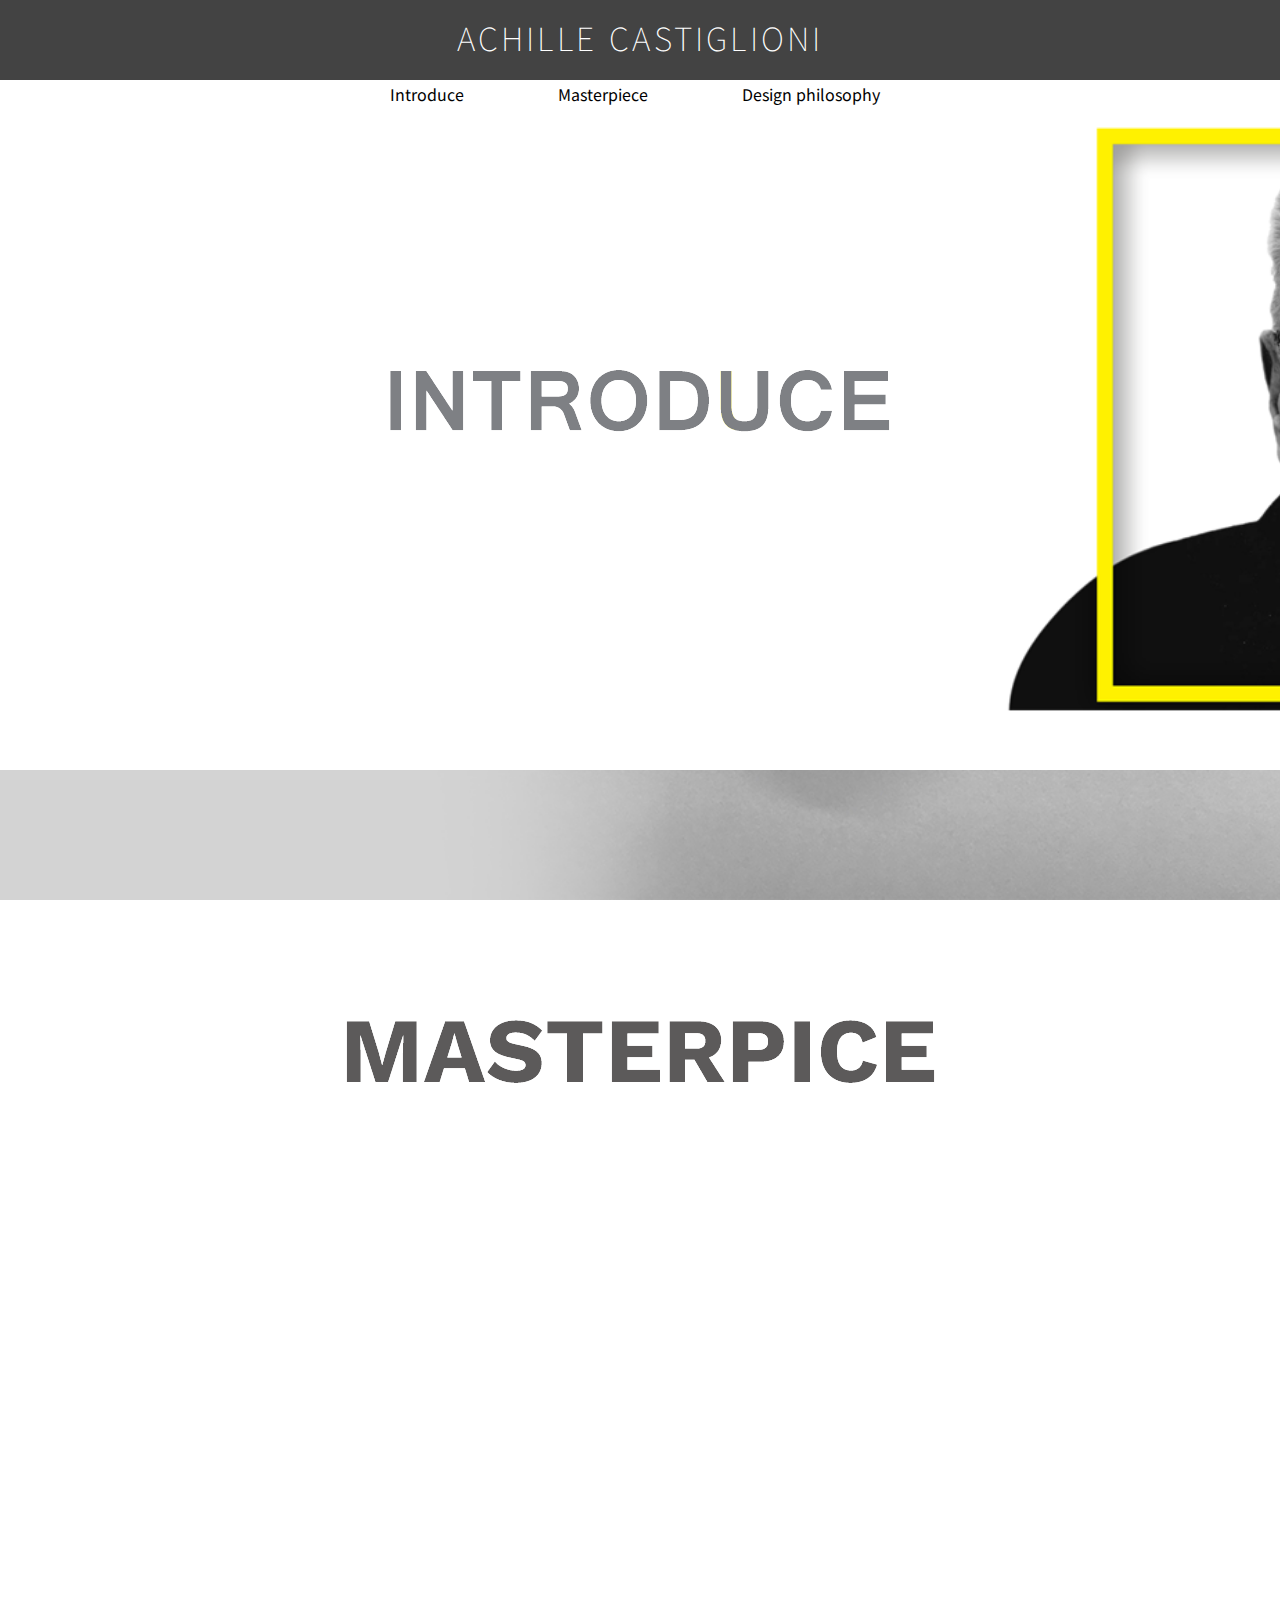
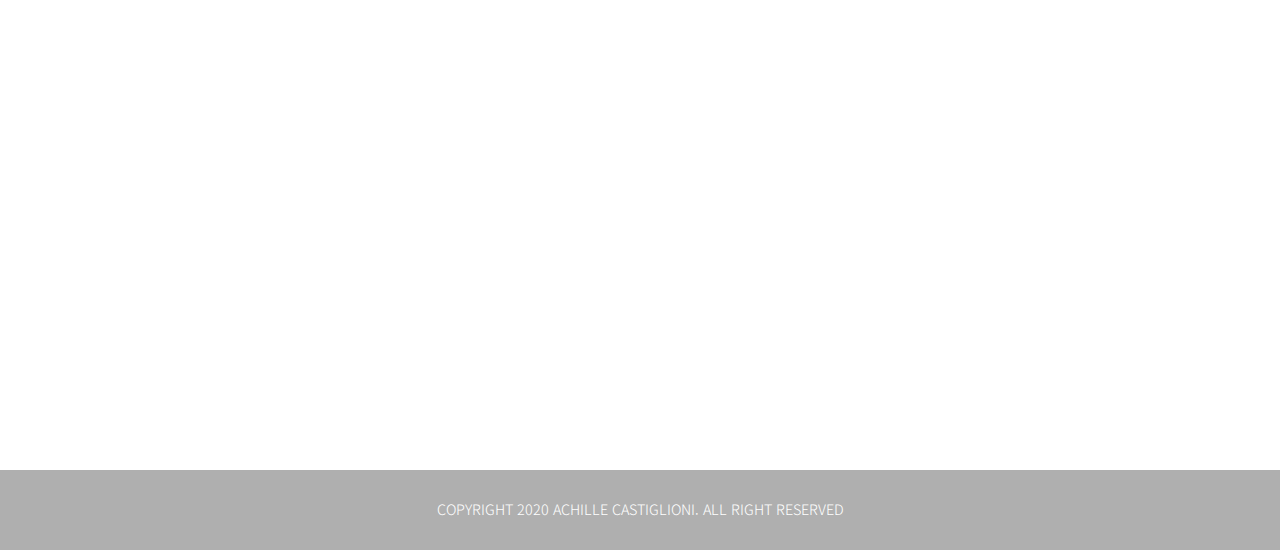
<file: index.html>
<!DOCTYPE html>
<html lang="ko" dir="ltr">
  <head>
    <meta charset="utf-8">
    <title>Achille Castiglioni</title>
    <link rel="stylesheet" href="css/master.css">
    <link href="https://fonts.googleapis.com/css2?family=Noto+Sans+KR:wght@100;300;400;500;700;900&display=swap"
    rel="stylesheet">
  </head>
  <body>
    <!---로고가 위치합니다.--->
    <header class="logo_form">
      <div class="logotext_form">
        <a href="index.html">ACHILLE CASTIGLIONI</a>
      </div>
    </header>
      <!---네비게이션이 위치합니다.--->
    <nav class="menu_form">
      <ul>
        <li class="menutext_form"><a href="p01.html">Introduce</a></li>
        <li class="menutext_form"><a href="p02.html">Masterpiece</a></li>
        <li class="menutext_form"><a href="p03.html">Design philosophy</a></li>
      </ul>
    </nav>
      <!---콘텐츠가 위치합니다.--->
    <section>
      <div id="pr" class="p1"><div class="posi"><a href="p01.html"><img src="img/bg_title_01.png"></a></div></div>
      <div id="pr" class="p2"><div class="posi"><a href="p02.html"><img src="img/bg_title_02.png"></a></div></div>
      <div id="pr" class="p3"><div class="posi"><a href="p03.html"><img src="img/bg_title_03.png"></a></div></div>
    </section>
      <!---푸터정보가 위치합니다.--->
    <footer class="footer_form">
      <div class="footertext_form">
      Copyright 2020 Achille Castiglioni. All right reserved
      </div>
    </footer>
  </body>
</html>
</file>
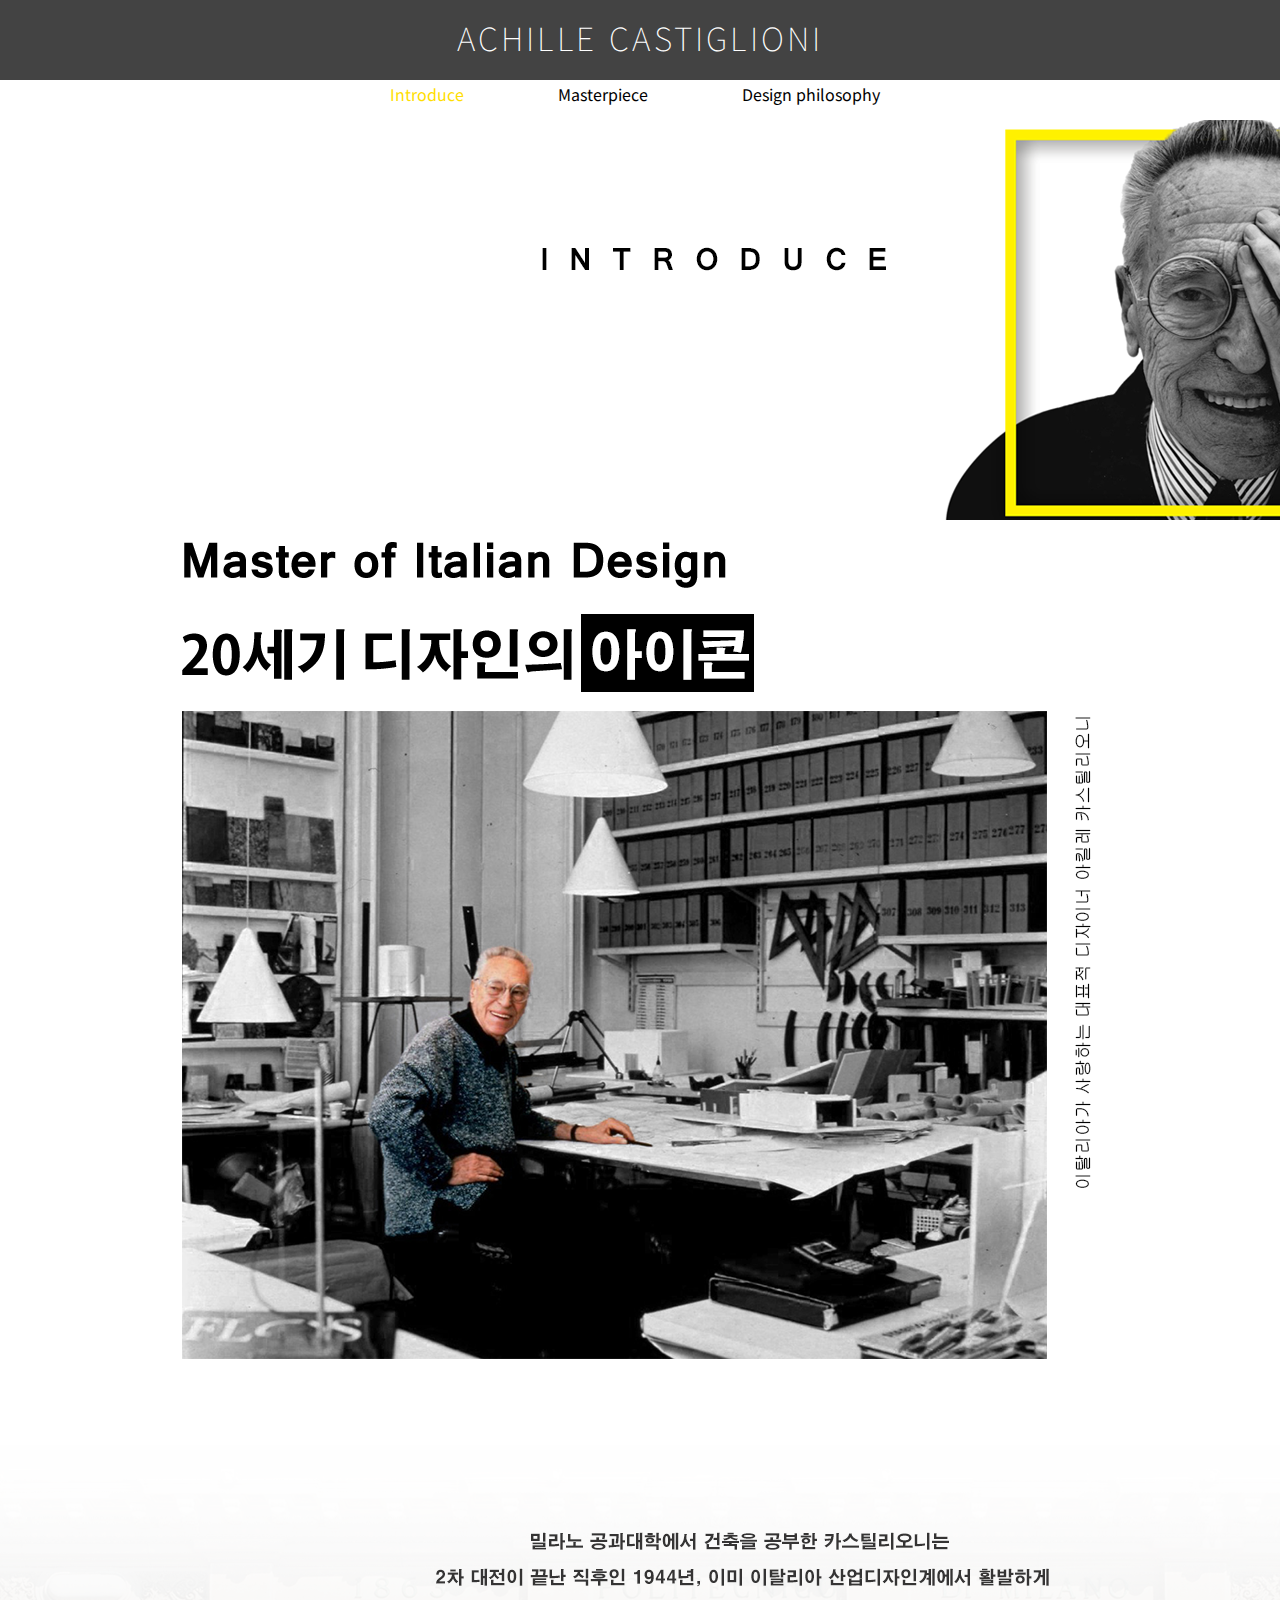
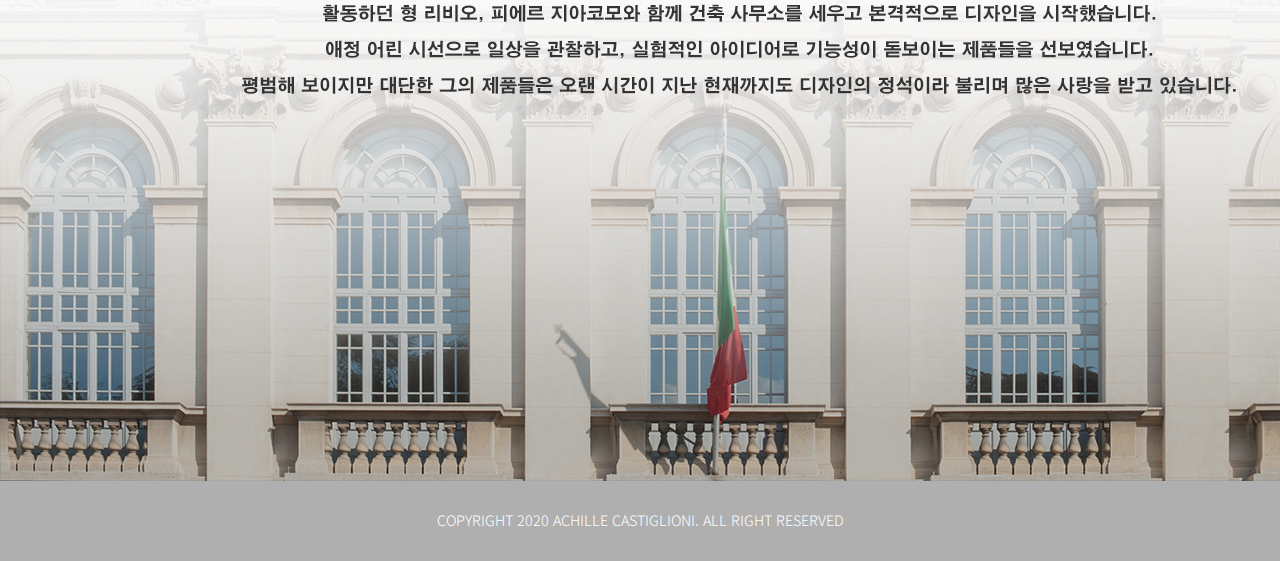
<file: p01.html>
<!DOCTYPE html>
<html lang="ko" dir="ltr">
  <head>
    <meta charset="utf-8">
    <title>Achille Castiglioni</title>
    <link rel="stylesheet" href="css/master.css">
    <link href="https://fonts.googleapis.com/css2?family=Noto+Sans+KR:wght@100;300;400;500;700;900&display=swap"
    rel="stylesheet">
  </head>
  <body>
    <!---로고가 위치합니다.--->
    <header class="logo_form">
      <div class="logotext_form">
        <a href="index.html">ACHILLE CASTIGLIONI</a>
      </div>
    </header>
      <!---네비게이션이 위치합니다.--->
    <nav class="menu_form">
      <ul>
        <li class="menutext_form"><a href="#" style="color: #ffde00">Introduce</a></li>
        <li class="menutext_form"><a href="p02.html">Masterpiece</a></li>
        <li class="menutext_form"><a href="p03.html">Design philosophy</a></li>
      </ul>
    </nav>
      <!---콘텐츠가 위치합니다.--->
    <section>
      <div class="p01_top"><img src="img/p01_top.png"></div>
      <div class="p01_body"><img src="img/p01_body.png" style="vertical-align: bottom" ></div>
    </section>
      <!---푸터정보가 위치합니다.--->
    <footer class="footer_form">
      <div class="footertext_form">
      Copyright 2020 Achille Castiglioni. All right reserved
      </div>
    </footer>
  </body>
</html>
</file>
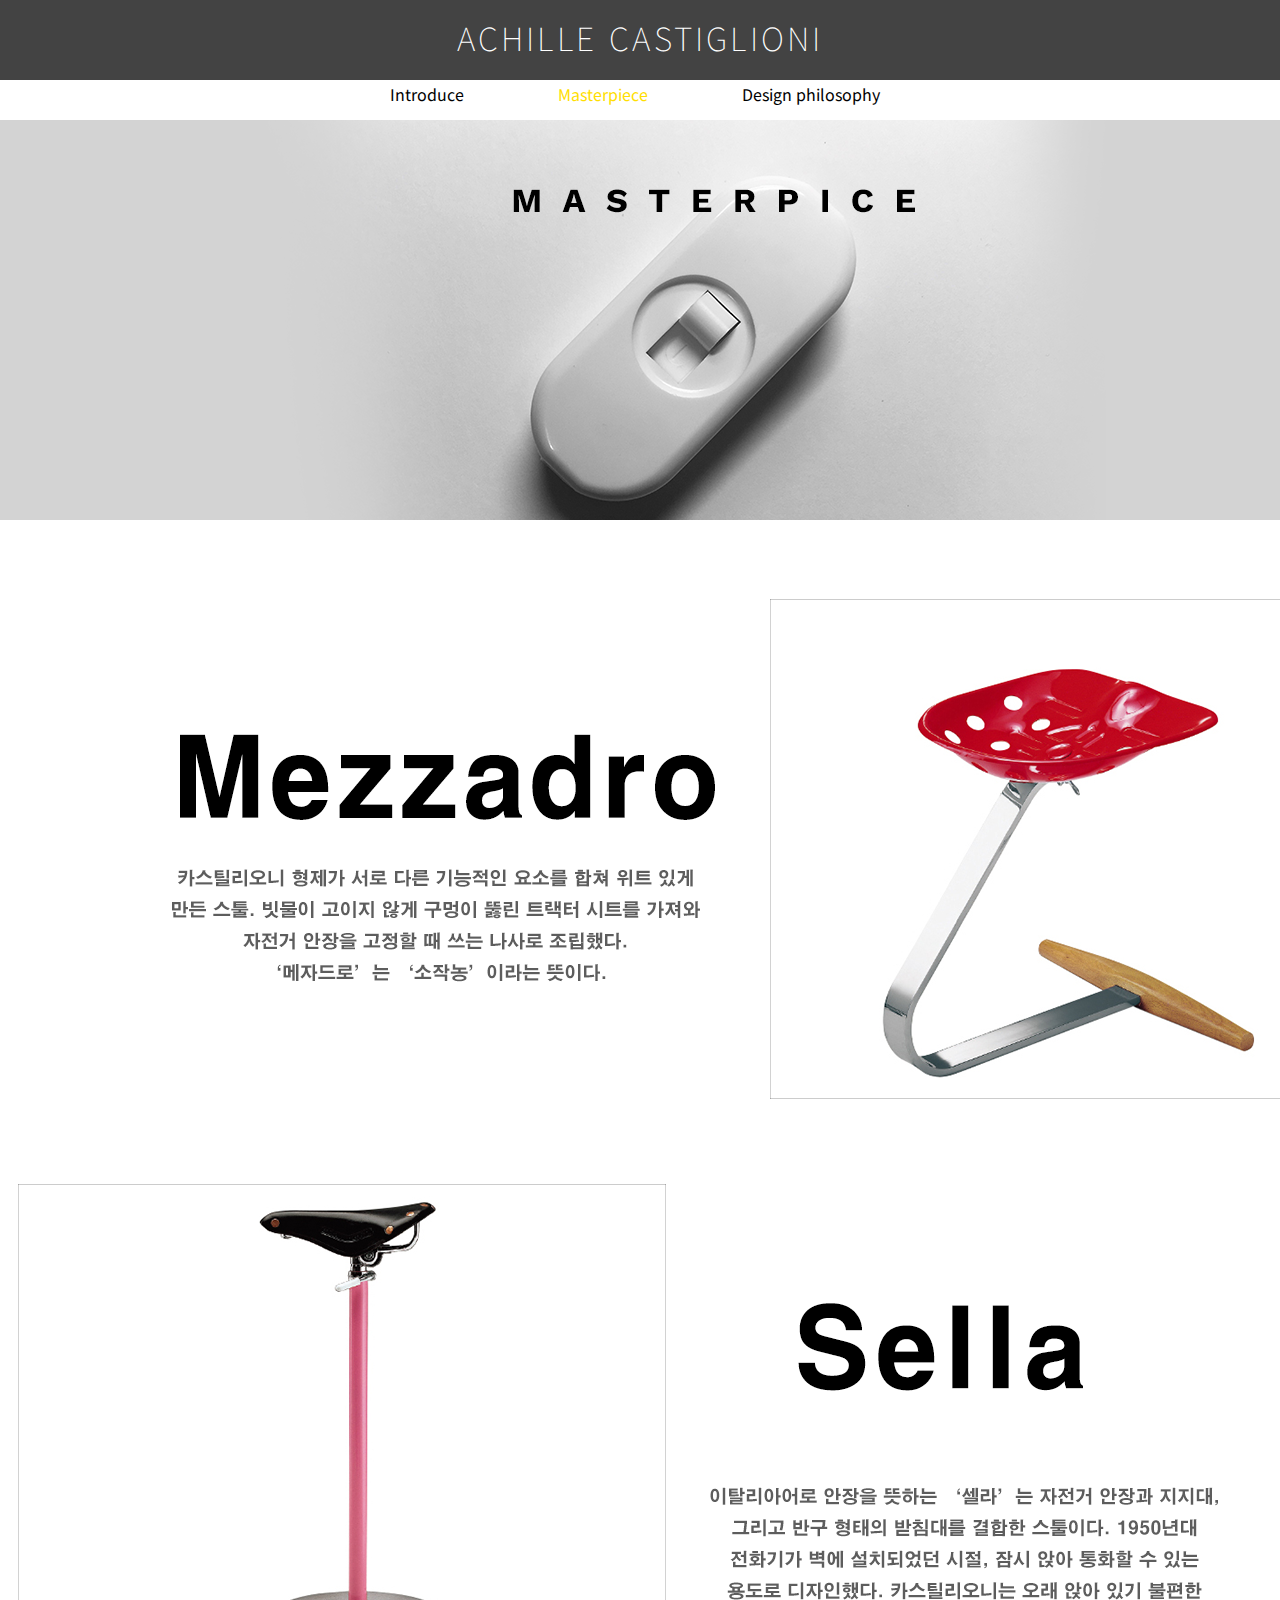
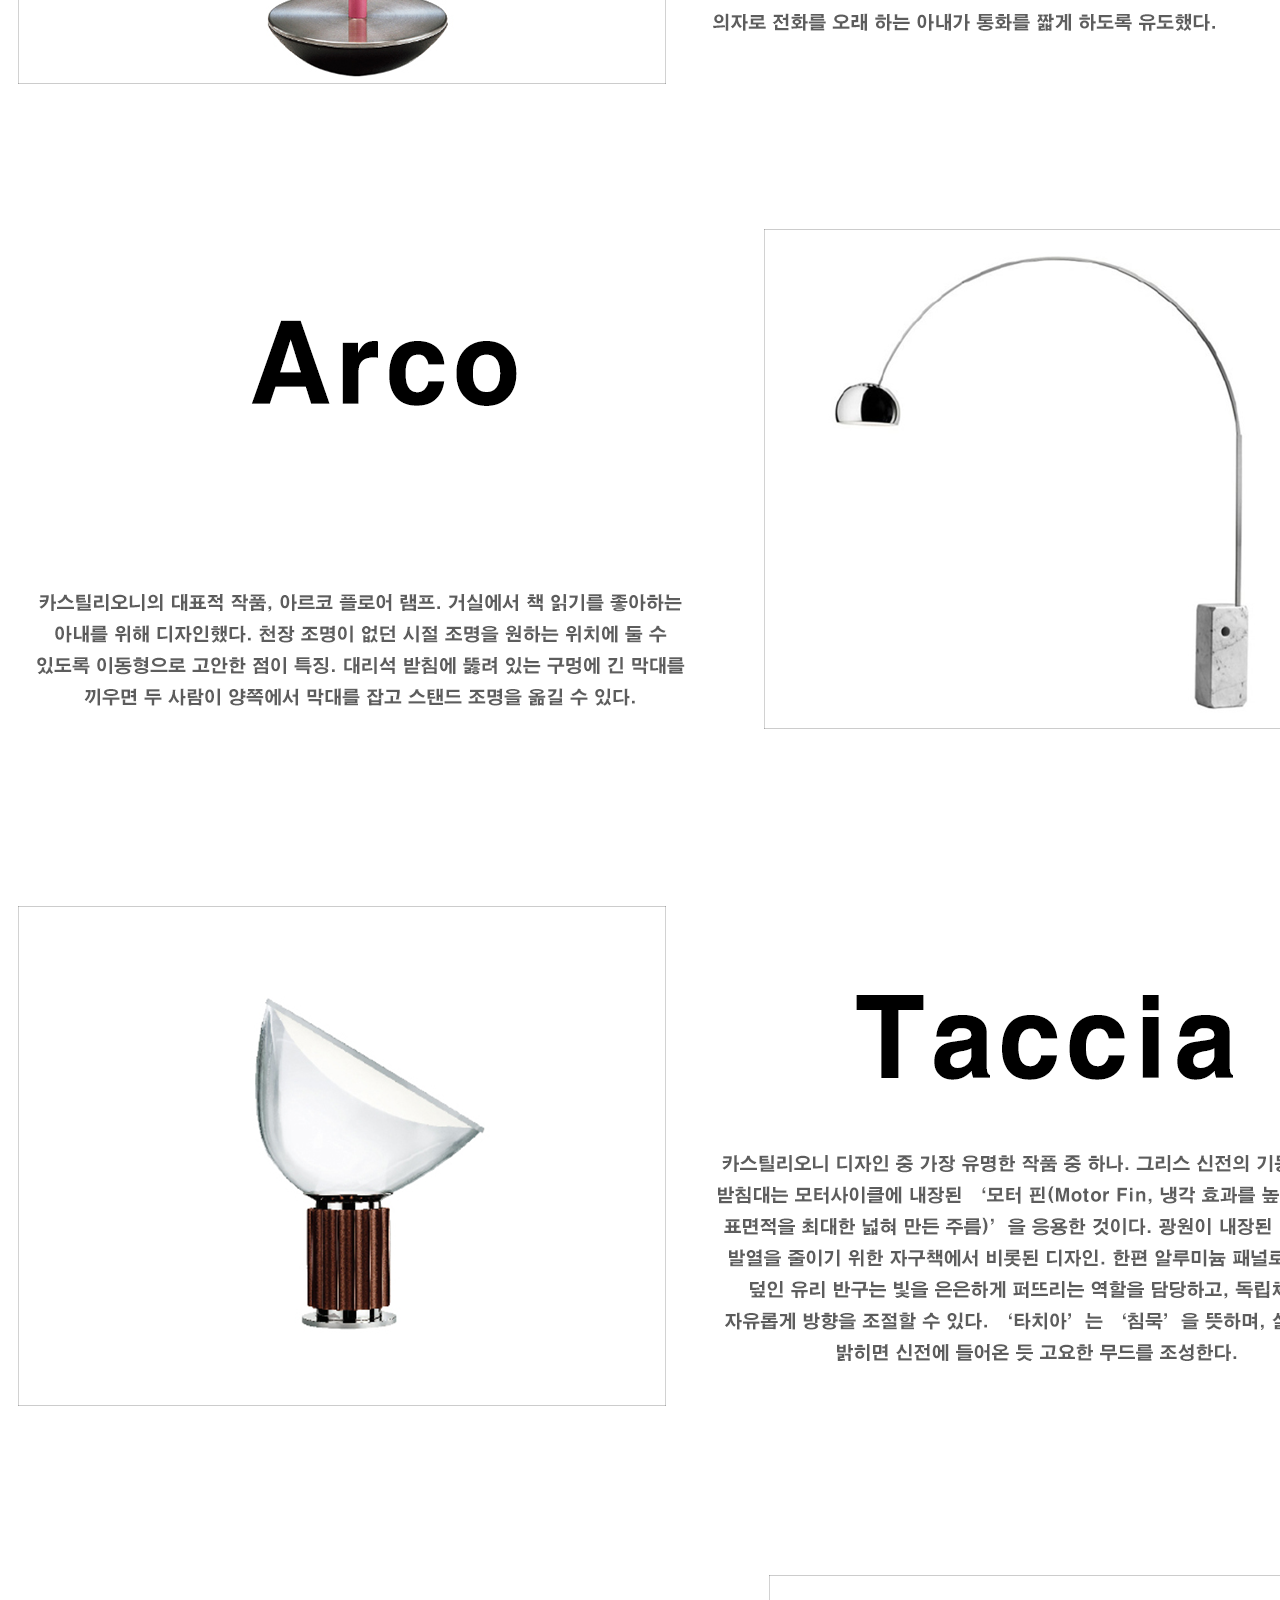
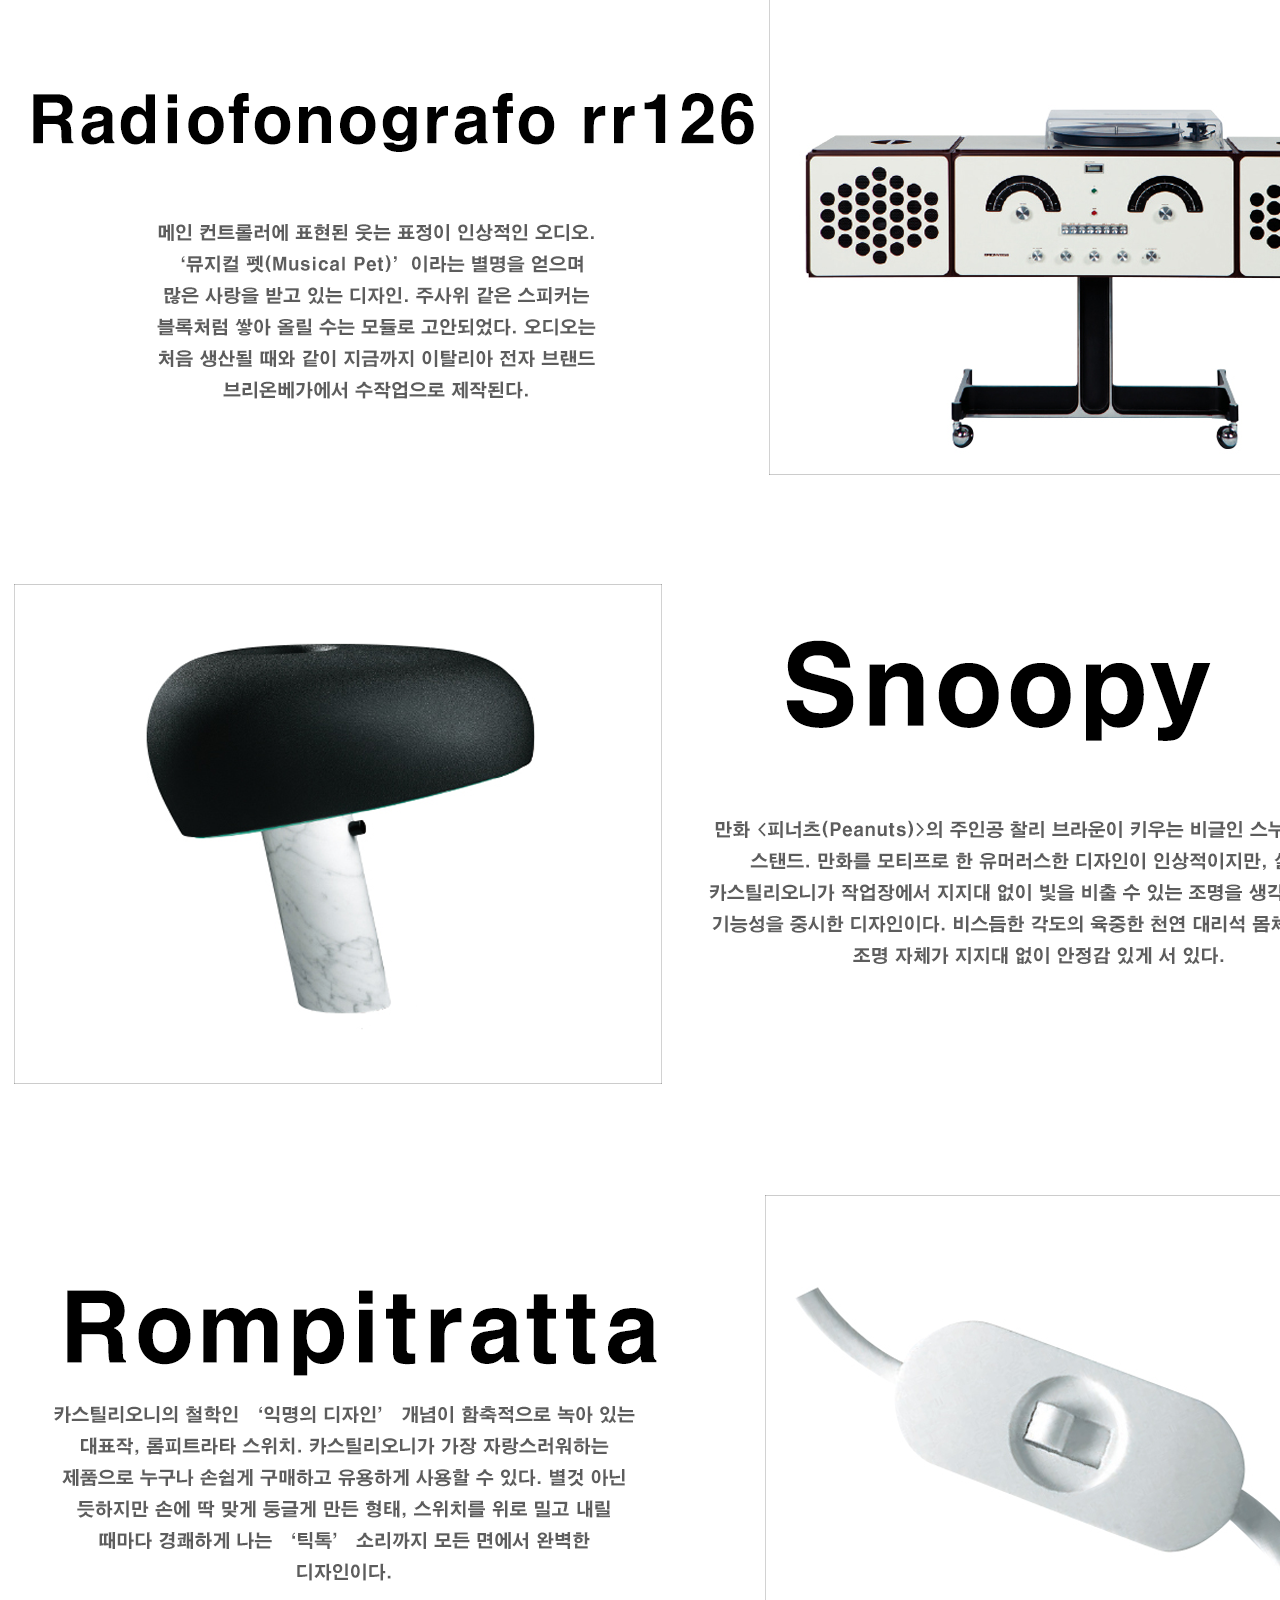
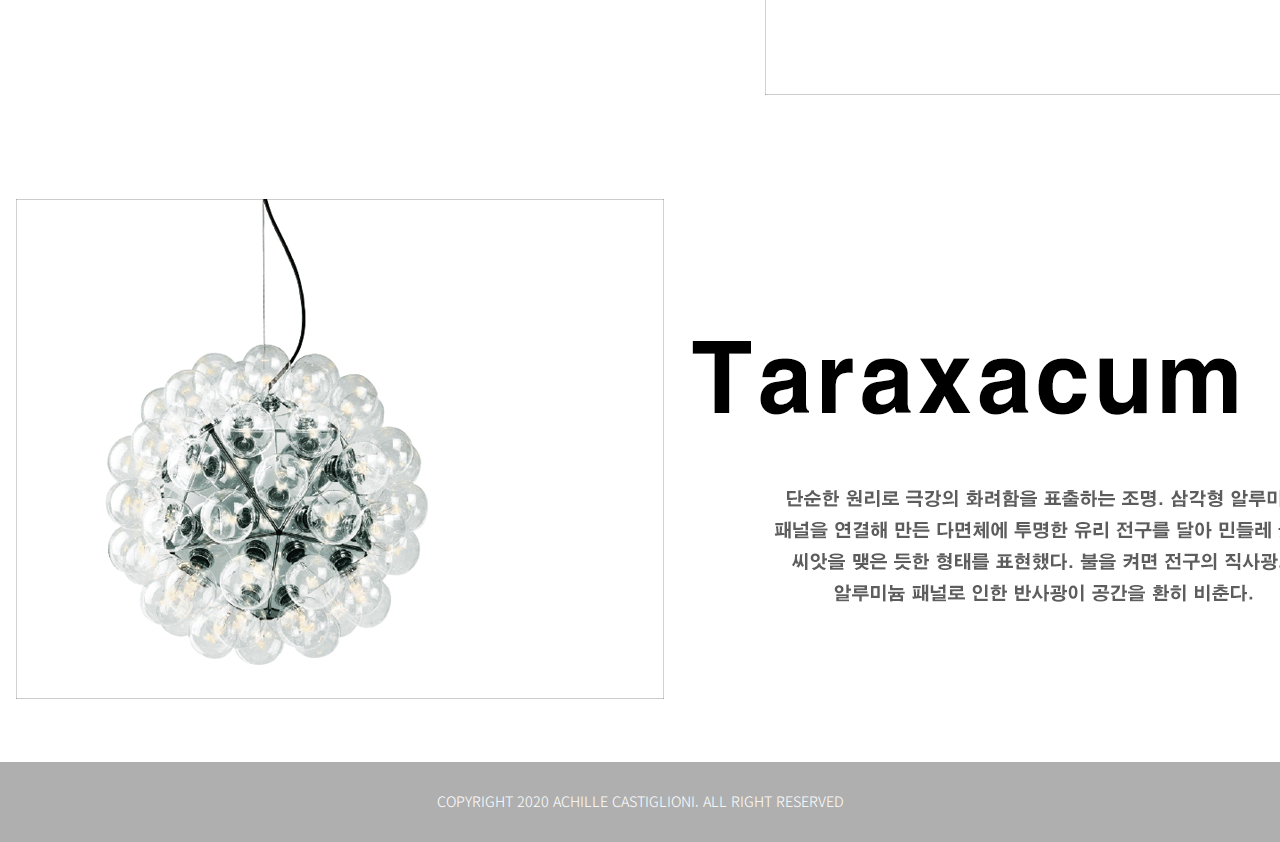
<file: p02.html>
<!DOCTYPE html>
<html lang="ko" dir="ltr">
  <head>
    <meta charset="utf-8">
    <title>Achille Castiglioni</title>
    <link rel="stylesheet" href="css/master.css">
    <link href="https://fonts.googleapis.com/css2?family=Noto+Sans+KR:wght@100;300;400;500;700;900&display=swap"
    rel="stylesheet">
  </head>
  <body>
    <!---로고가 위치합니다.--->
    <header class="logo_form">
      <div class="logotext_form">
        <a href="index.html">ACHILLE CASTIGLIONI</a>
      </div>
    </header>
      <!---네비게이션이 위치합니다.--->
    <nav class="menu_form">
      <ul>
        <li class="menutext_form"><a href="p01.html">Introduce</a></li>
        <li class="menutext_form"><a href="" style="color: #ffde00">Masterpiece</a></li>
        <li class="menutext_form"><a href="p03.html">Design philosophy</a></li>
      </ul>
    </nav>
      <!---콘텐츠가 위치합니다.--->
    <section>
      <div class="p02_top"><img src="img/p02_top.png" style="vertical-align: top"></div>
      <div class="p02_body"><img src="img/p02_body.png" style="vertical-align: bottom" ></div>
    </section>
      <!---푸터정보가 위치합니다.--->
    <footer class="footer_form">
      <div class="footertext_form">
      Copyright 2020 Achille Castiglioni. All right reserved
      </div>
    </footer>
  </body>
</html>
</file>
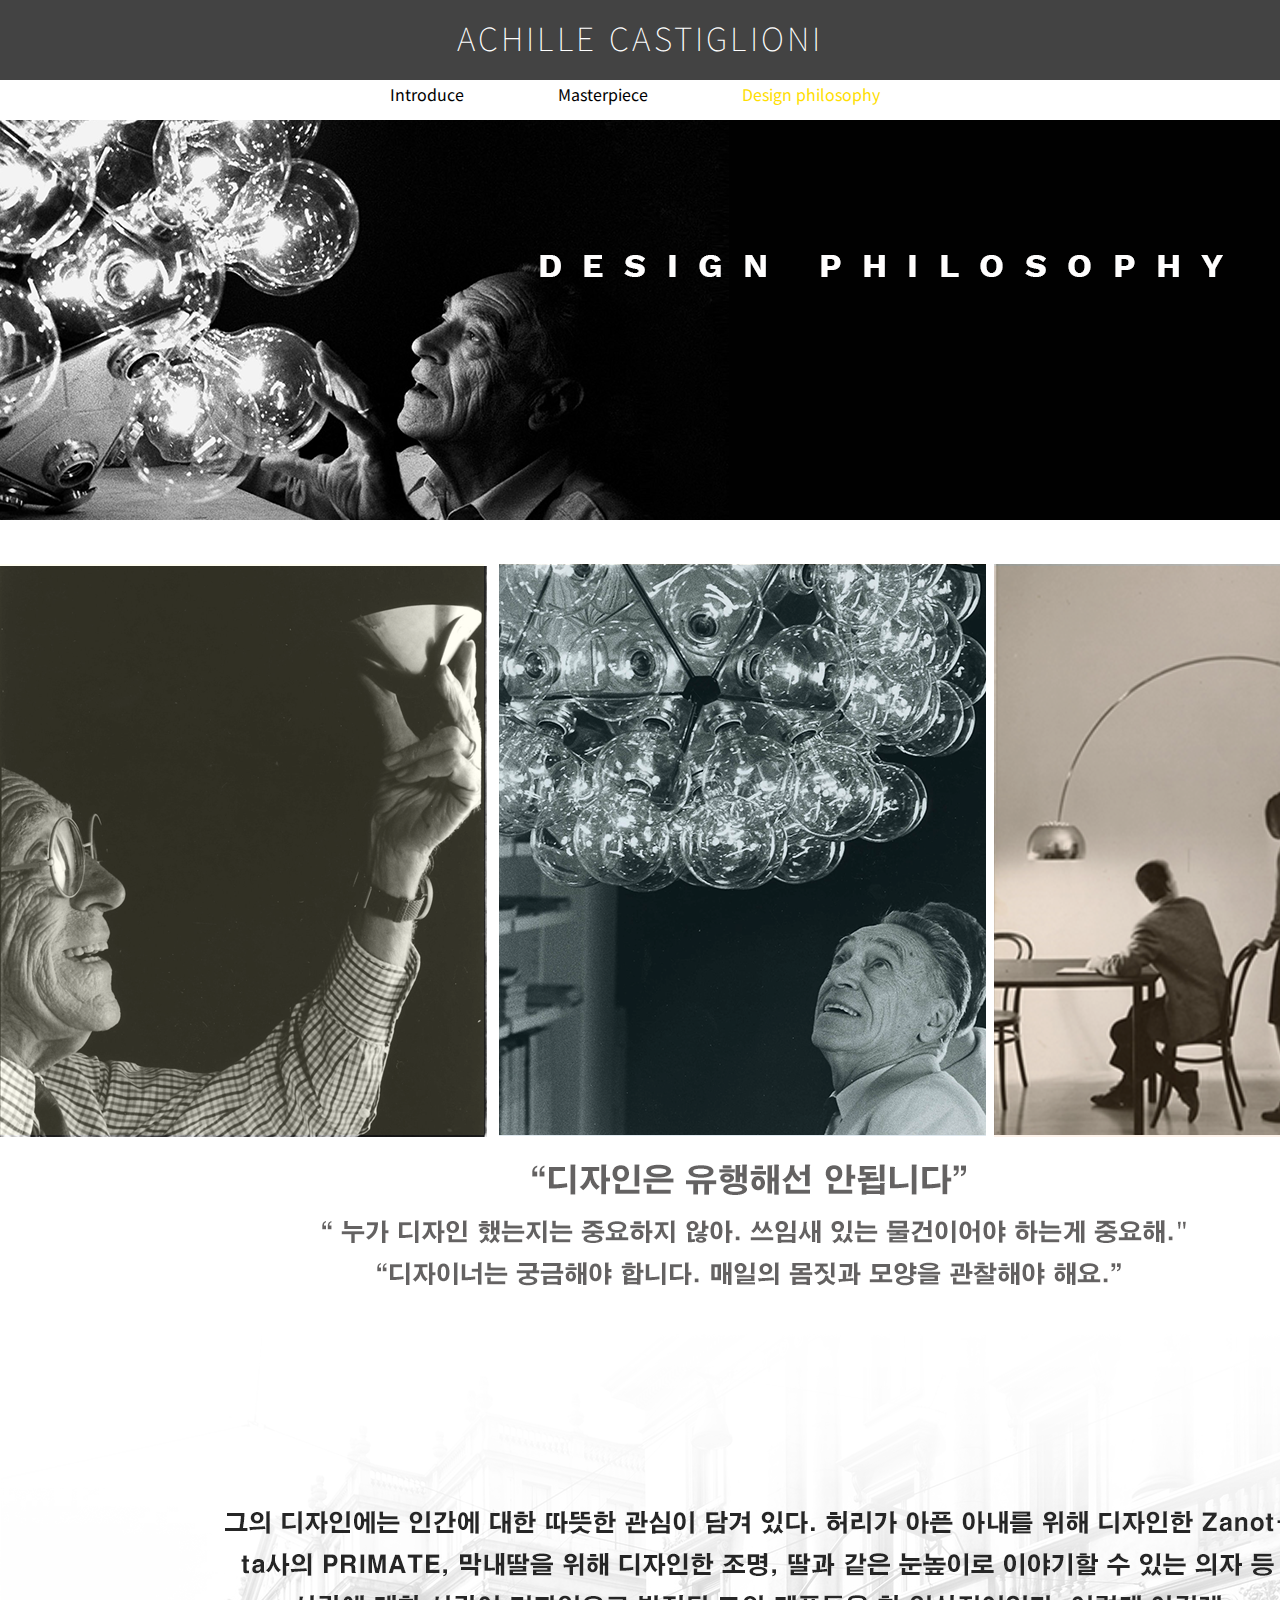
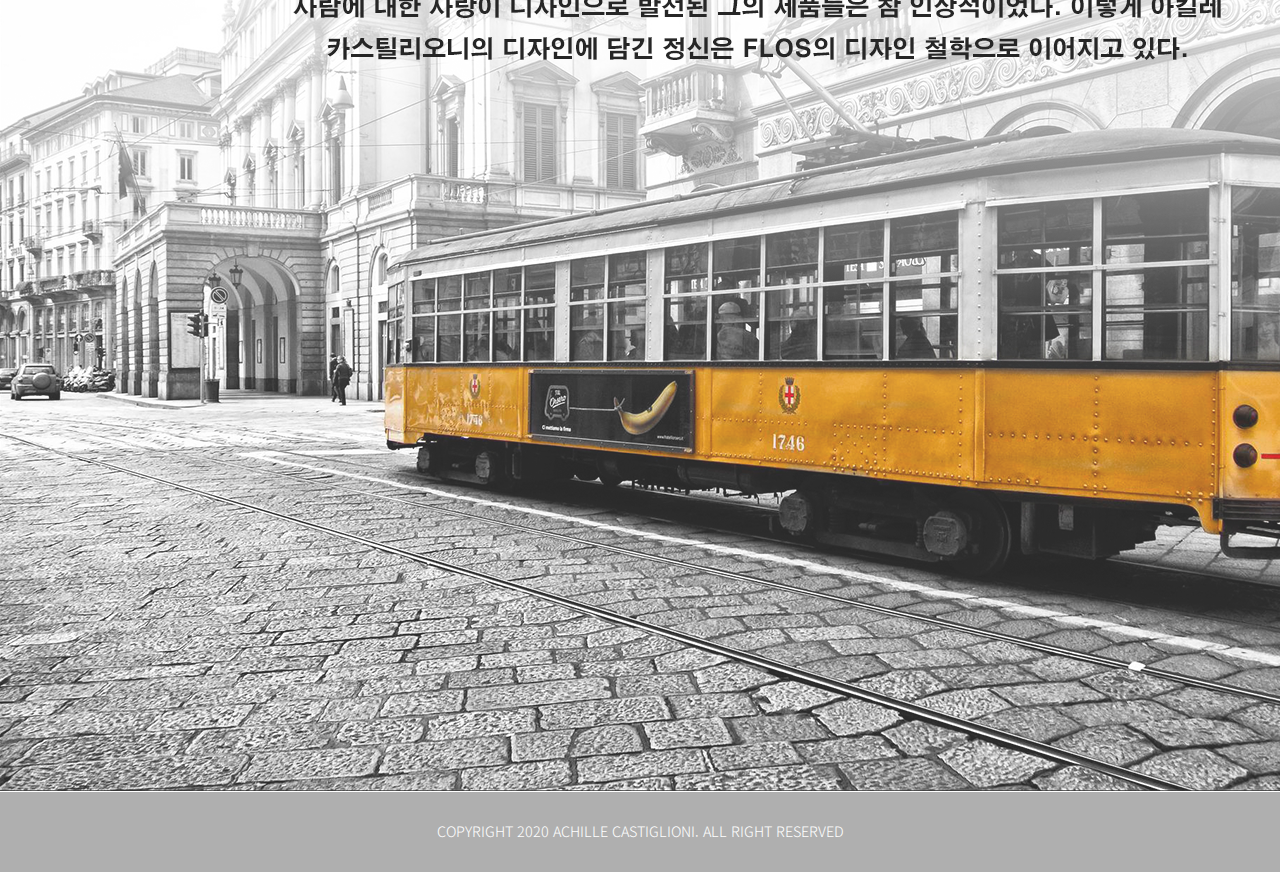
<file: p03.html>
<!DOCTYPE html>
<html lang="ko" dir="ltr">
  <head>
    <meta charset="utf-8">
    <title>Achille Castiglioni</title>
    <link rel="stylesheet" href="css/master.css">
    <link href="https://fonts.googleapis.com/css2?family=Noto+Sans+KR:wght@100;300;400;500;700;900&display=swap"
    rel="stylesheet">
  </head>
  <body>
    <!---로고가 위치합니다.--->
    <header class="logo_form">
      <div class="logotext_form">
        <a href="index.html">ACHILLE CASTIGLIONI</a>
      </div>
    </header>
      <!---네비게이션이 위치합니다.--->
    <nav class="menu_form">
      <ul>
        <li class="menutext_form"><a href="p01.html">Introduce</a></li>
        <li class="menutext_form"><a href="p02.html">Masterpiece</a></li>
        <li class="menutext_form"><a href="#" style="color: #ffde00">Design philosophy</a></li>
      </ul>
    </nav>
      <!---콘텐츠가 위치합니다.--->
    <section>
      <div class="p03_top"><img src="img/p03_top.png"></div>
      <div class="p03_body"><img src="img/p03_body.png" style="vertical-align: bottom" ></div>
    </section>
      <!---푸터정보가 위치합니다.--->
    <footer class="footer_form">
      <div class="footertext_form">
      Copyright 2020 Achille Castiglioni. All right reserved
      </div>
    </footer>
  </body>
</html>
</file>
<file: css/master.css>
*{margin: 0;}
html, body {width: 100%}

.logo_form{height: 80px; background-color: #434343; text-align: center;}
.logotext_form{color: #000000;font-family: 'Noto Sans KR', sans-serif; font-size: 2em;font-weight: 100;letter-spacing: .1em;position: relative;top: 14px}

.logotext_form a:link{text-decoration: none;color: white;}
.logotext_form a:visited{color: white;}
.logotext_form a:active{color: white;}
.logotext_form a:hover{color: white;}

.menu_form{height: 40px;background-color: #ffffff;text-align: center;}
.menutext_form{display: inline-block;margin: 2px 70px 70px 20px; font-size: 1em; font-family: 'Noto Sans KR', sans-serif;font-weight: 400}

.menutext_form a:link{text-decoration: none;color: black;}
.menutext_form a:visited{color: black;}
.menutext_form a:active{color: black;}
.menutext_form a:hover{color: #ffde00;}

#pr{height: 650px;width: 100%;background-size: cover;background-attachment: fixed;overflow: hidden;}

.p1{background-image: url(../img/bg_01.png);}
.p2{background-image: url(../img/bg_02.png);}
.p3{background-image: url(../img/bg_03.png);}

.posi{text-align: center;margin-top: 250px;}
.posi :hover{transform: scale(1.2);transition: 1s;}

.footer_form{height: 80px;background-color: #afafaf;}
.footertext_form{color: #ffffff;font-family: 'Noto Sans KR', sans-serif; font-size: 0.9em;font-weight: 300;text-align: center;position: relative;top:35%;text-transform: uppercase;}

.p01_top{background-image: url(../img/p01_top_bg.png);height: 400px;text-align: center;}
.p01_body{text-align: center;}

.p02_top{background-image: url(../img/p02_top_bg.png);height: 400px;text-align: center;}
.p02_body{text-align: center;}

.p03_top{background-image: url(../img/p03_top_bg.png);height: 400px;text-align: left;}
.p03_body{text-align: center;}
</file>
